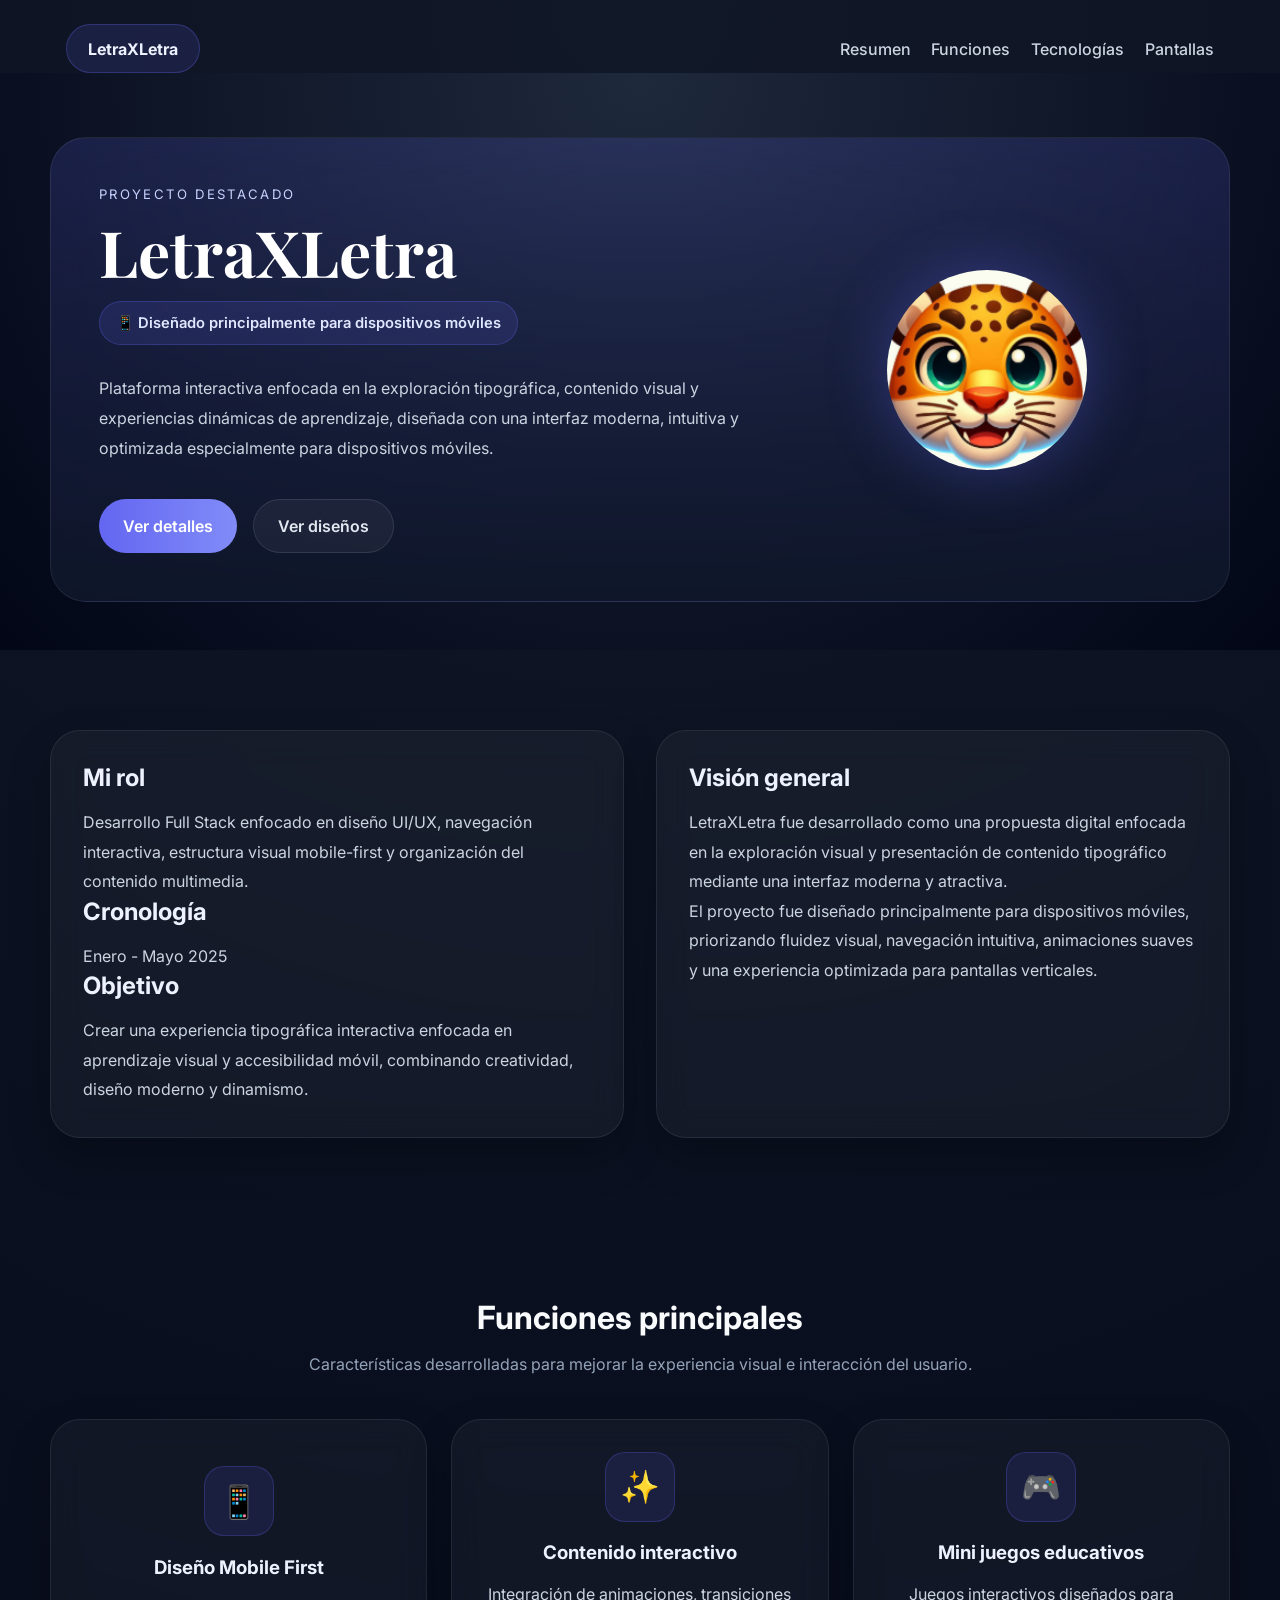
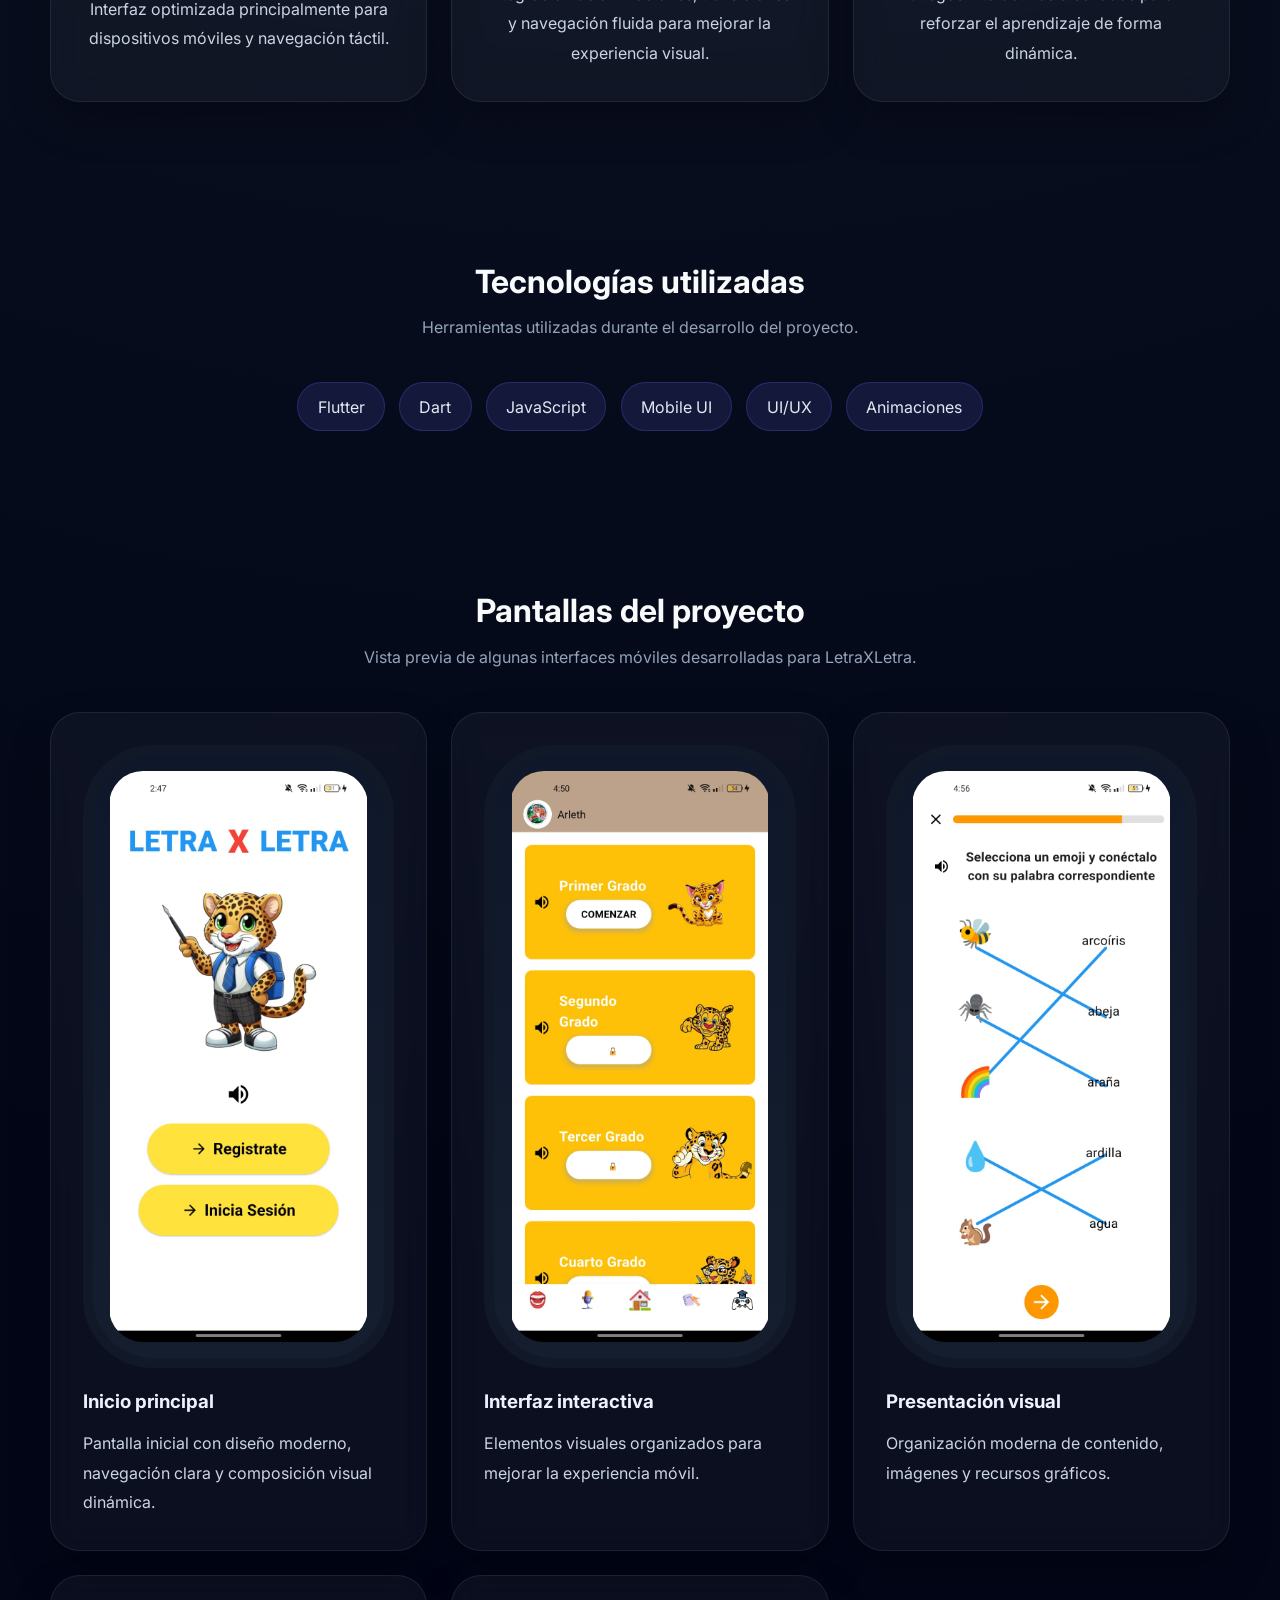
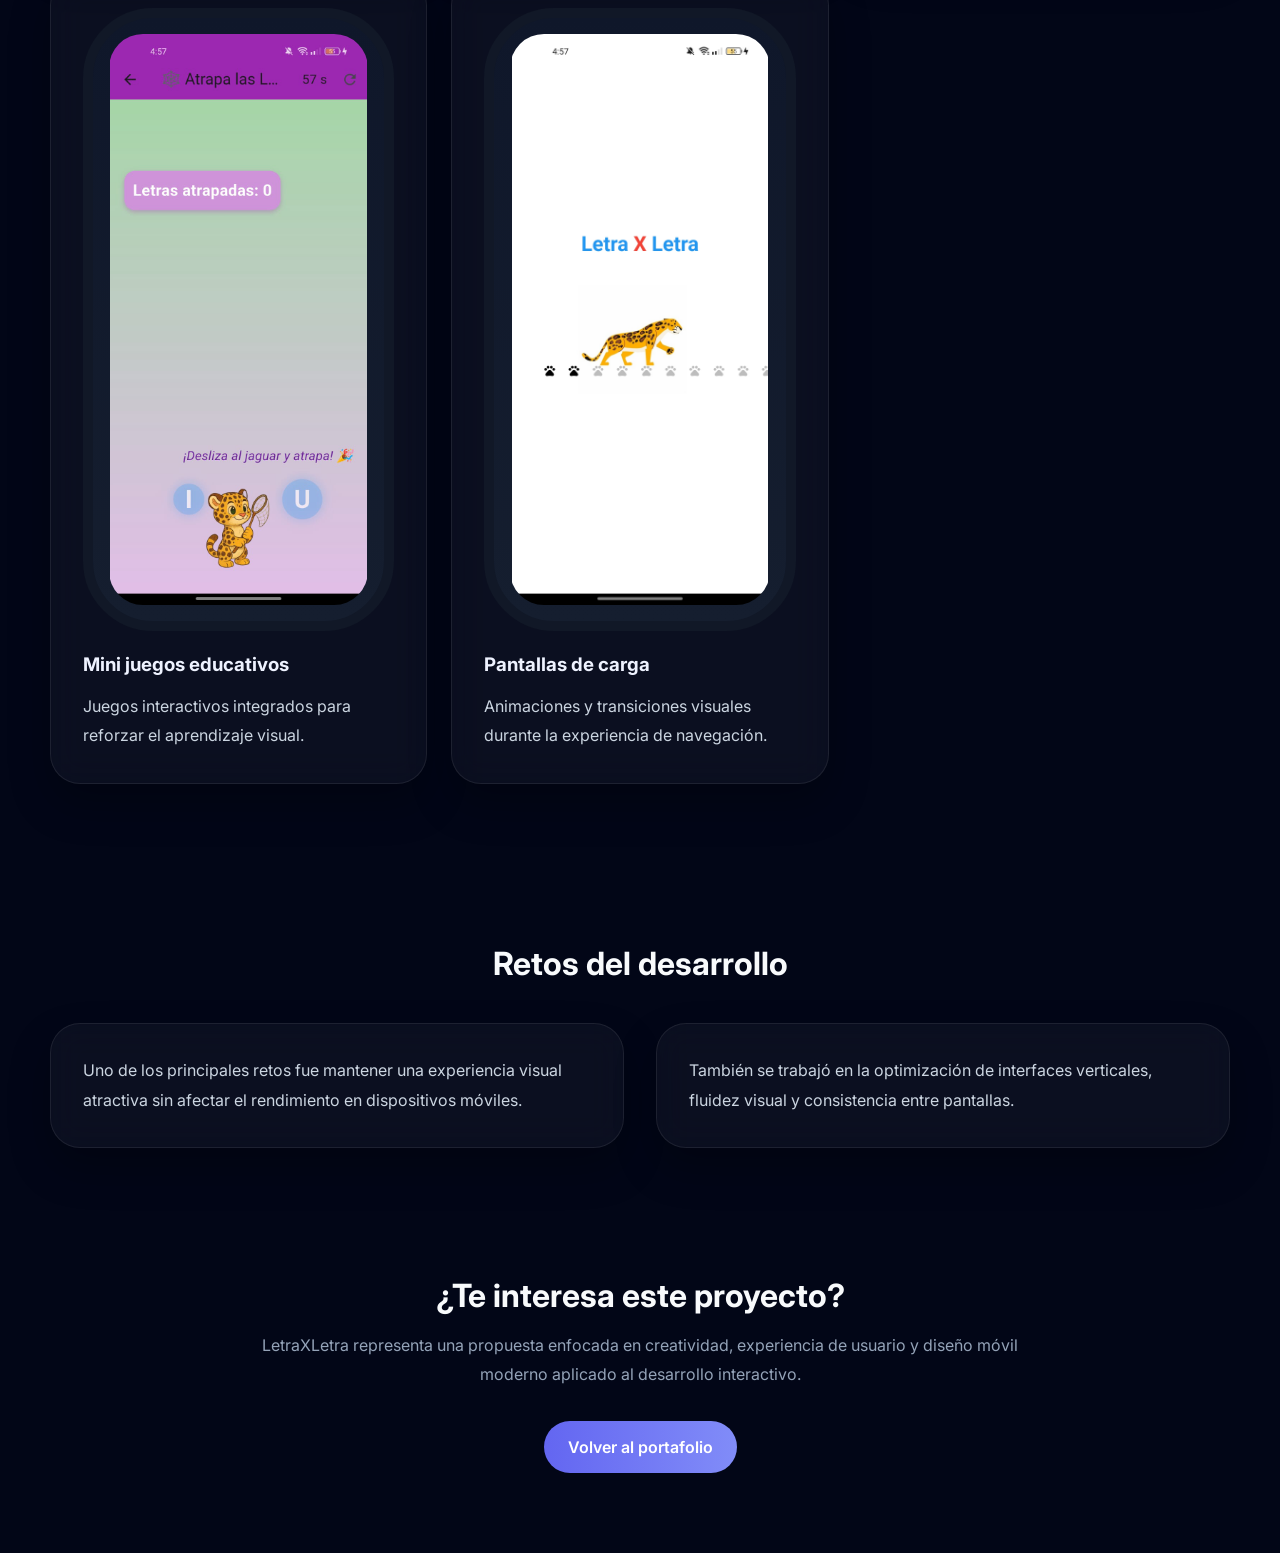
<file: letraxletra.html>
<!DOCTYPE html>
<html lang="es">

<head>
  <meta charset="UTF-8" />
  <meta name="viewport" content="width=device-width, initial-scale=1.0" />

  <title>LetraXLetra | Proyecto</title>

  <meta name="description"
    content="Proyecto LetraXLetra desarrollado por Arleth Castro Martínez. Aplicación interactiva enfocada en aprendizaje visual y experiencias tipográficas móviles." />

  <link rel="stylesheet" href="lxl.css" />
</head>

<body class="tail-container">

  <main>

    <!-- HEADER -->
    <header class="project-header">

      <div class="project-brand">

        <span class="project-badge">
          LetraXLetra
        </span>

        <nav class="project-nav">

          <a href="#resumen" class="nav-link">
            Resumen
          </a>

          <a href="#funciones" class="nav-link">
            Funciones
          </a>

          <a href="#tecnologias" class="nav-link">
            Tecnologías
          </a>

          <a href="#pantallas" class="nav-link">
            Pantallas
          </a>

        </nav>

      </div>

    </header>

    <!-- HERO -->
    <section class="project-hero hero-bg fade-in">

      <div class="project-hero-card card-hover">

        <div class="project-hero-info">

          <p class="eyebrow">
            Proyecto destacado
          </p>

          <h1 class="hero-title">
            LetraXLetra
          </h1>

          <!-- ETIQUETA MOBILE -->
          <div class="mobile-label">
            📱 Diseñado principalmente para dispositivos móviles
          </div>

          <p class="project-lead">

            Plataforma interactiva enfocada en la exploración tipográfica,
            contenido visual y experiencias dinámicas de aprendizaje,
            diseñada con una interfaz moderna, intuitiva y optimizada
            especialmente para dispositivos móviles.

          </p>

          <div class="hero-actions">

            <a href="#resumen" class="project-button">
              Ver detalles
            </a>

            <a href="#pantallas" class="project-link">
              Ver diseños
            </a>

          </div>

        </div>

        <div class="project-hero-glow">

          <img src="imagen/proyecto1.png"
            alt="Proyecto LetraXLetra"
            class="project-logo">

        </div>

      </div>

    </section>

    <!-- RESUMEN -->
    <section id="resumen" class="project-section section-darker">

      <div class="section-grid">

        <div class="project-summary-card card-hover">

          <h2>
            Mi rol
          </h2>

          <p>

            Desarrollo Full Stack enfocado en diseño UI/UX,
            navegación interactiva, estructura visual mobile-first
            y organización del contenido multimedia.

          </p>

          <h2>
            Cronología
          </h2>

          <p>
            Enero - Mayo 2025
          </p>

          <h2>
            Objetivo
          </h2>

          <p>

            Crear una experiencia tipográfica interactiva
            enfocada en aprendizaje visual y accesibilidad móvil,
            combinando creatividad, diseño moderno y dinamismo.

          </p>

        </div>

        <div class="project-detail-card card-hover">

          <h2>
            Visión general
          </h2>

          <p>

            LetraXLetra fue desarrollado como una propuesta digital
            enfocada en la exploración visual y presentación de contenido
            tipográfico mediante una interfaz moderna y atractiva.

          </p>

          <p>

            El proyecto fue diseñado principalmente para dispositivos móviles,
            priorizando fluidez visual, navegación intuitiva, animaciones suaves
            y una experiencia optimizada para pantallas verticales.

          </p>

        </div>

      </div>

    </section>

    <!-- FUNCIONES -->
    <section id="funciones" class="project-section section-dark">

      <div class="project-section-header">

        <h2>
          Funciones principales
        </h2>

        <p>

          Características desarrolladas para mejorar
          la experiencia visual e interacción del usuario.

        </p>

      </div>

      <div class="features-grid">

        <div class="feature-card card-hover">

          <div class="feature-icon">
            📱
          </div>

          <h3>
            Diseño Mobile First
          </h3>

          <p>

            Interfaz optimizada principalmente
            para dispositivos móviles y navegación táctil.

          </p>

        </div>

        <div class="feature-card card-hover">

          <div class="feature-icon">
            ✨
          </div>

          <h3>
            Contenido interactivo
          </h3>

          <p>

            Integración de animaciones, transiciones
            y navegación fluida para mejorar la experiencia visual.

          </p>

        </div>

        <div class="feature-card card-hover">

          <div class="feature-icon">
            🎮
          </div>

          <h3>
            Mini juegos educativos
          </h3>

          <p>

            Juegos interactivos diseñados
            para reforzar el aprendizaje de forma dinámica.

          </p>

        </div>

      </div>

    </section>

    <!-- TECNOLOGÍAS -->
    <section id="tecnologias" class="project-section section-darker">

      <div class="project-section-header">

        <h2>
          Tecnologías utilizadas
        </h2>

        <p>

          Herramientas utilizadas durante
          el desarrollo del proyecto.

        </p>

      </div>

      <div class="tech-list">

        <span class="tech-pill">
          Flutter
        </span>

        <span class="tech-pill">
          Dart
        </span>

        <span class="tech-pill">
          JavaScript
        </span>

        <span class="tech-pill">
          Mobile UI
        </span>

        <span class="tech-pill">
          UI/UX
        </span>

        <span class="tech-pill">
          Animaciones
        </span>

      </div>

    </section>

    <!-- PANTALLAS -->
    <section id="pantallas" class="project-section project-screenshots">

      <div class="project-section-header">

        <h2>
          Pantallas del proyecto
        </h2>

        <p>

          Vista previa de algunas interfaces móviles
          desarrolladas para LetraXLetra.

        </p>

      </div>

      <div class="screenshot-gallery">

        <!-- FOTO 1 -->
        <article class="screenshot-card card-hover">

          <div class="screenshot-mockup">

            <img src="imagen/iniciolxl.jpeg"
              alt="Pantalla de inicio"
              class="mockup-image">

          </div>

          <h3>
            Inicio principal
          </h3>

          <p>

            Pantalla inicial con diseño moderno,
            navegación clara y composición visual dinámica.

          </p>

        </article>

        <!-- FOTO 2 -->
        <article class="screenshot-card card-hover">

          <div class="screenshot-mockup">

            <img src="imagen/menulxl.jpeg"
              alt="Interfaz principal"
              class="mockup-image">

          </div>

          <h3>
            Interfaz interactiva
          </h3>

          <p>

            Elementos visuales organizados
            para mejorar la experiencia móvil.

          </p>

        </article>

        <!-- FOTO 3 -->
        <article class="screenshot-card card-hover">

          <div class="screenshot-mockup">

            <img src="imagen/c2.jpeg"
              alt="Presentación visual"
              class="mockup-image">

          </div>

          <h3>
            Presentación visual
          </h3>

          <p>

            Organización moderna de contenido,
            imágenes y recursos gráficos.

          </p>

        </article>

        <!-- FOTO 4 -->
        <article class="screenshot-card card-hover">

          <div class="screenshot-mockup">

            <img src="imagen/juegolxl.jpeg"
              alt="Mini juegos educativos"
              class="mockup-image">

          </div>

          <h3>
            Mini juegos educativos
          </h3>

          <p>

            Juegos interactivos integrados
            para reforzar el aprendizaje visual.

          </p>

        </article>

        <!-- FOTO 5 -->
        <article class="screenshot-card card-hover">

          <div class="screenshot-mockup">

            <img src="imagen/cargalxl.jpeg"
              alt="Pantallas de carga"
              class="mockup-image">

          </div>

          <h3>
            Pantallas de carga
          </h3>

          <p>

            Animaciones y transiciones visuales
            durante la experiencia de navegación.

          </p>

        </article>

      </div>

    </section>

    <!-- RETOS -->
    <section class="project-section section-dark">

      <div class="project-section-header">

        <h2>
          Retos del desarrollo
        </h2>

      </div>

      <div class="section-grid">

        <div class="project-detail-card card-hover">

          <p>

            Uno de los principales retos fue mantener
            una experiencia visual atractiva sin afectar
            el rendimiento en dispositivos móviles.

          </p>

        </div>

        <div class="project-detail-card card-hover">

          <p>

            También se trabajó en la optimización
            de interfaces verticales, fluidez visual
            y consistencia entre pantallas.

          </p>

        </div>

      </div>

    </section>

    <!-- FOOTER -->
    <footer class="project-footer section-darker">

      <h2>
        ¿Te interesa este proyecto?
      </h2>

      <p>

        LetraXLetra representa una propuesta enfocada
        en creatividad, experiencia de usuario
        y diseño móvil moderno aplicado
        al desarrollo interactivo.

      </p>

      <a href="index.html" class="project-button">
        Volver al portafolio
      </a>

    </footer>

  </main>

</body>

</html>
</file>
<file: lxl.css>
@import url('https://fonts.googleapis.com/css2?family=Inter:wght@400;500;600;700&family=Playfair+Display:wght@700&display=swap');

:root {

    --bg-dark: #020617;
    --bg-soft: #0f172a;
    --bg-card: rgba(255,255,255,0.04);

    --accent: #6366f1;
    --accent-soft: #818cf8;

    --text-main: #f8fafc;
    --text-secondary: #94a3b8;

    --border: rgba(255,255,255,0.08);

}

/* ===== RESET ===== */

*{
    margin: 0;
    padding: 0;
    box-sizing: border-box;

    transition-property:
    color,
    background-color,
    border-color,
    transform,
    box-shadow;

    transition-duration: .3s;
    transition-timing-function: cubic-bezier(.4,0,.2,1);
}

html{
    scroll-behavior: smooth;
}

body{

    min-height: 100vh;

    background:
    radial-gradient(circle at top,
    #111827 0%,
    #020617 60%);

    color: var(--text-main);

    overflow-x: hidden;
}

/* ===== FUENTES ===== */

.tail-container *{
    font-family: 'Inter', sans-serif;
}

.hero-title{

    font-family: 'Playfair Display', serif;

    font-size: clamp(3rem, 5vw, 5rem);

    line-height: 1.05;

    color: #ffffff;
}

/* ===== IMÁGENES ===== */

img{
    display: block;
    width: 100%;
    border-radius: 24px;
}

/* ===== ANIMACIONES ===== */

.fade-in{
    animation: fadeIn 1s ease forwards;
}

@keyframes fadeIn{

    from{
        opacity: 0;
        transform: translateY(20px);
    }

    to{
        opacity: 1;
        transform: translateY(0);
    }
}

.card-hover{
    transition: all .35s ease;
}

.card-hover:hover{

    transform: translateY(-8px);

    box-shadow:
    0 20px 50px rgba(0,0,0,.35);
}

/* ===== HERO ===== */

.hero-bg{

    background:
    radial-gradient(circle at top,
    #1e293b,
    #020617);
}

/* ===== HEADER ===== */

.project-header{

    max-width: 1180px;

    margin: 0 auto;

    padding: 1.5rem 1rem 0;
}

.project-brand{

    display: flex;
    justify-content: space-between;
    align-items: center;

    gap: 1rem;
    flex-wrap: wrap;
}

.project-badge{

    display: inline-flex;
    align-items: center;

    padding: .85rem 1.3rem;

    border-radius: 999px;

    background:
    rgba(99,102,241,.15);

    border:
    1px solid rgba(99,102,241,.3);

    color: #eef2ff;

    font-weight: 700;
}

.project-nav{

    display: flex;

    gap: 1.3rem;

    flex-wrap: wrap;
}

.nav-link{

    position: relative;

    text-decoration: none;

    color: #cbd5e1;

    font-weight: 500;
}

.nav-link:hover{
    color: #ffffff;
}

.nav-link::after{

    content: "";

    position: absolute;

    left: 0;
    bottom: -6px;

    width: 0%;
    height: 2px;

    background:
    linear-gradient(90deg,
    var(--accent),
    var(--accent-soft));

    transition: width .3s ease;
}

.nav-link:hover::after{
    width: 100%;
}

/* ===== HERO ===== */

.project-hero{
    padding: 4rem 1rem 3rem;
}

.project-hero-card{

    max-width: 1180px;

    margin: 0 auto;

    display: grid;
    grid-template-columns: 1.7fr 1fr;

    gap: 2rem;
    align-items: center;

    padding: 3rem;

    border-radius: 36px;

    background:
    linear-gradient(
    180deg,
    rgba(99,102,241,.18),
    rgba(15,23,42,.92));

    border:
    1px solid rgba(255,255,255,.08);

    backdrop-filter: blur(18px);

    overflow: hidden;
}

.project-lead{

    margin: 1.7rem 0 2.2rem;

    line-height: 1.9;

    color: #cbd5e1;

    font-size: 1rem;
}

.eyebrow{

    text-transform: uppercase;

    letter-spacing: .18em;

    color: #c7d2fe;

    font-size: .82rem;

    margin-bottom: 1rem;
}

/* NUEVA ETIQUETA */

.mobile-label{

    display: inline-flex;

    align-items: center;

    gap: .5rem;

    padding: .75rem 1rem;

    margin-top: 1rem;

    border-radius: 999px;

    background:
    rgba(99,102,241,.15);

    border:
    1px solid rgba(99,102,241,.28);

    color: #e0e7ff;

    font-size: .92rem;

    font-weight: 600;
}

/* ===== BOTONES ===== */

.hero-actions{

    display: flex;
    flex-wrap: wrap;

    gap: 1rem;
}

.project-button,
.project-link{

    display: inline-flex;

    align-items: center;
    justify-content: center;

    padding: 1rem 1.5rem;

    border-radius: 999px;

    text-decoration: none;

    font-weight: 600;
}

.project-button{

    background:
    linear-gradient(
    90deg,
    var(--accent),
    var(--accent-soft));

    color: #fff;
}

.project-button:hover{

    transform: translateY(-3px);

    box-shadow:
    0 15px 35px rgba(99,102,241,.35);
}

.project-link{

    border:
    1px solid rgba(255,255,255,.1);

    background:
    rgba(255,255,255,.05);

    color: #e2e8f0;
}

.project-link:hover{

    background:
    rgba(255,255,255,.08);

    transform: translateY(-3px);
}

/* ===== LOGO ===== */

.project-hero-glow{
    display: flex;
    justify-content: center;
}

.project-logo{

    width: min(200px,100%);

    aspect-ratio: 1/1;

    object-fit: cover;

    border-radius: 50%;

    box-shadow:
    0 0 60px rgba(99,102,241,.35);

    animation:
    floatLogo 4s ease-in-out infinite;
}

@keyframes floatLogo{

    0%,100%{
        transform: translateY(0px);
    }

    50%{
        transform: translateY(-10px);
    }
}

/* ===== SECCIONES ===== */

.project-section{
    padding: 5rem 1rem;
}

/* ===== GRID ===== */

.section-grid{

    max-width: 1180px;

    margin: 0 auto;

    display: grid;

    grid-template-columns: repeat(2,1fr);

    gap: 2rem;
}

/* ===== TARJETAS ===== */

.project-summary-card,
.project-detail-card,
.screenshot-card,
.feature-card{

    background: var(--bg-card);

    border:
    1px solid var(--border);

    border-radius: 30px;

    padding: 2rem;

    backdrop-filter: blur(16px);

    box-shadow:
    0 20px 40px rgba(0,0,0,.25);
}

.project-summary-card:hover,
.project-detail-card:hover,
.screenshot-card:hover,
.feature-card:hover{

    border-color:
    rgba(99,102,241,.45);
}

/* ===== TEXTOS ===== */

.project-summary-card p,
.project-detail-card p,
.feature-card p,
.screenshot-card p{

    line-height: 1.85;

    color: #cbd5e1;
}

.project-summary-card h2,
.project-detail-card h2,
.feature-card h3,
.screenshot-card h3{

    margin-bottom: 1rem;

    color: #eef2ff;
}

/* ===== SECTION TITLES ===== */

.project-section-header{

    max-width: 1180px;

    margin: 0 auto 2.5rem;

    text-align: center;
}

.project-section-header h2{

    font-size:
    clamp(2rem, 2.5vw, 2.8rem);

    margin-bottom: .8rem;
}

.project-section-header p{

    max-width: 720px;

    margin: 0 auto;

    color: var(--text-secondary);

    line-height: 1.8;
}

/* ===== FEATURES ===== */

.features-grid{

    max-width: 1180px;

    margin: 0 auto;

    display: grid;

    grid-template-columns: repeat(3,1fr);

    gap: 1.5rem;
}

.feature-card{

    min-height: 240px;

    text-align: center;

    display: flex;

    flex-direction: column;

    justify-content: center;
    align-items: center;
}

.feature-icon{

    width: 70px;
    height: 70px;

    border-radius: 20px;

    display: flex;
    align-items: center;
    justify-content: center;

    margin-bottom: 1.2rem;

    font-size: 2rem;

    background:
    rgba(99,102,241,.12);

    border:
    1px solid rgba(99,102,241,.25);
}

/* ===== TECNOLOGÍAS ===== */

.tech-list{

    max-width: 1180px;

    margin: 0 auto;

    display: flex;

    flex-wrap: wrap;

    justify-content: center;

    gap: .9rem;
}

.tech-pill{

    padding: .85rem 1.2rem;

    border-radius: 999px;

    background:
    rgba(99,102,241,.15);

    border:
    1px solid rgba(99,102,241,.25);

    color: #e2e8f0;
}

/* ===== SCREENSHOTS ===== */

.screenshot-gallery{

    max-width: 1180px;

    margin: 0 auto;

    display: grid;

    grid-template-columns: repeat(3,1fr);

    gap: 1.5rem;
}

.screenshot-mockup{

    position: relative;

    width: 100%;

    aspect-ratio: 9/18;

    margin-bottom: 1.4rem;

    border-radius: 70px;

    overflow: hidden;

    padding: 1rem;

    border: 10px solid #111827;

    background:
    linear-gradient(
    180deg,
    #0f172a 0%,
    #151e2f 100%);
}

.mockup-image{

    width: 100%;
    height: 100%;

    object-fit: contain;

    border-radius: 34px;
}

/* ===== FOOTER ===== */

.project-footer{

    text-align: center;

    padding:
    3rem 1rem 5rem;
}

.project-footer h2{

    font-size: 2rem;

    margin-bottom: 1rem;
}

.project-footer p{

    max-width: 760px;

    margin: 0 auto;

    color: var(--text-secondary);

    line-height: 1.8;
}

.project-footer .project-button{
    margin-top: 2rem;
}

/* ===== RESPONSIVE ===== */

@media(max-width: 992px){

    .project-hero-card{
        grid-template-columns: 1fr;
    }

    .section-grid{
        grid-template-columns: 1fr;
    }

    .features-grid{
        grid-template-columns: 1fr;
    }

    .screenshot-gallery{
        grid-template-columns: repeat(2,1fr);
    }

    .project-nav{
        justify-content: center;
    }
}

@media(max-width: 720px){

    .project-hero{
        padding: 3rem 1rem 2rem;
    }

    .project-hero-card{
        padding: 1.7rem;
    }

    .hero-actions{
        flex-direction: column;
    }

    .project-button,
    .project-link{
        width: 100%;
    }

    .hero-title{
        font-size: 2.8rem;
    }
}

@media(max-width: 640px){

    .screenshot-gallery{
        grid-template-columns: 1fr;
    }

    .project-nav{
        gap: .8rem;
    }

    .mobile-label{
        width: 100%;
        justify-content: center;
        text-align: center;
    }
}
</file>
